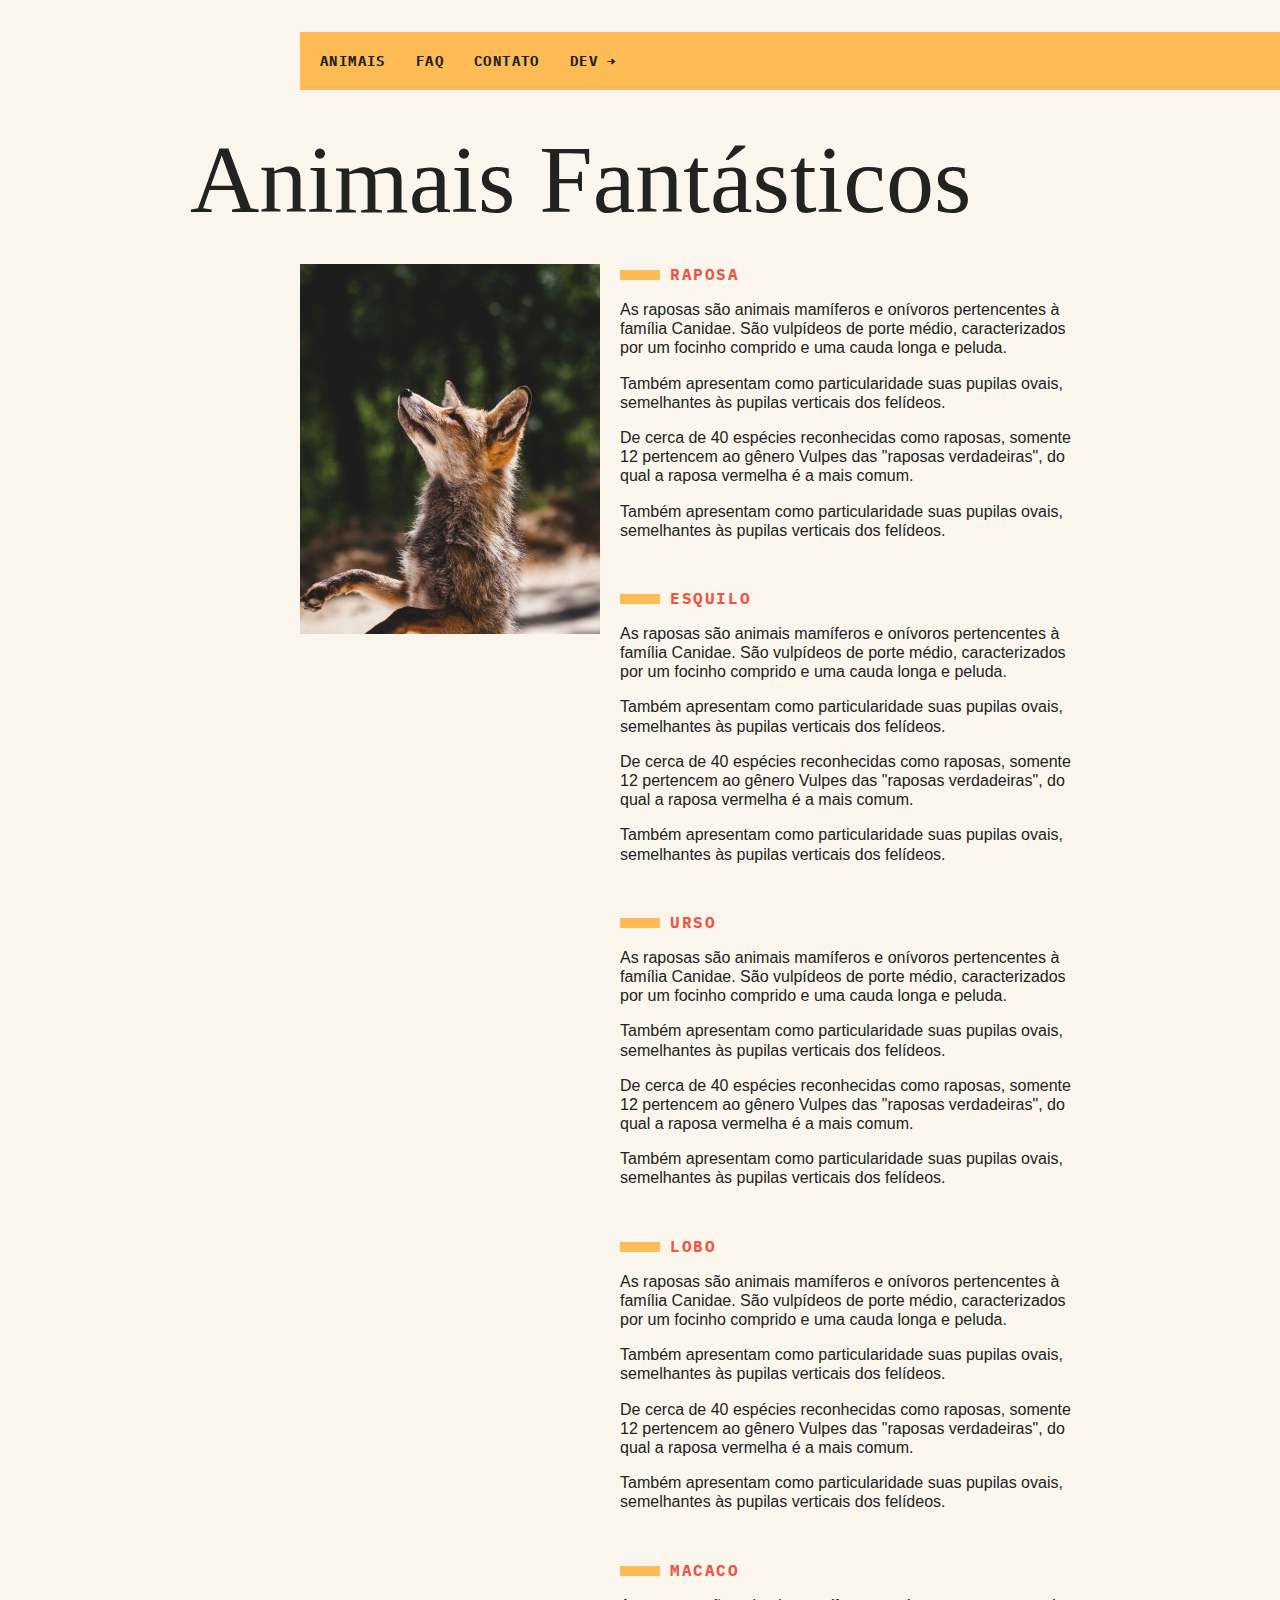
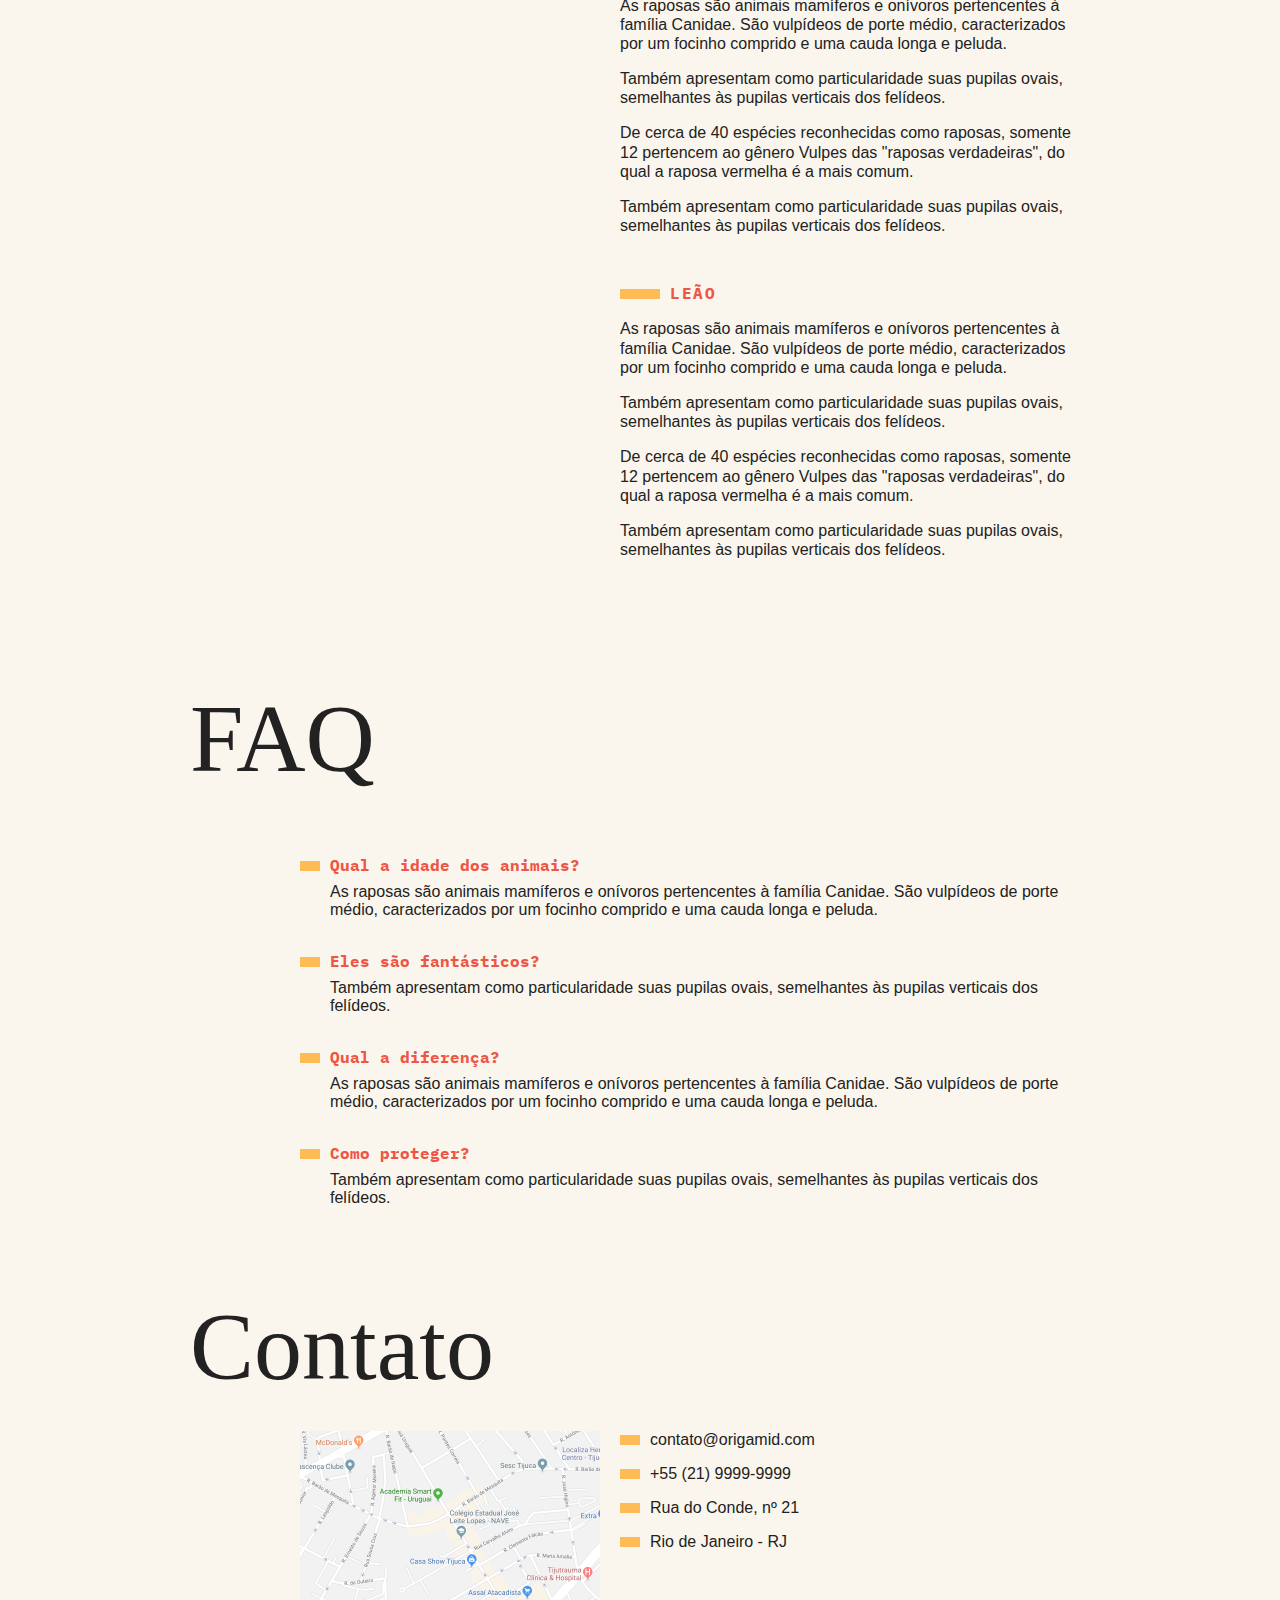
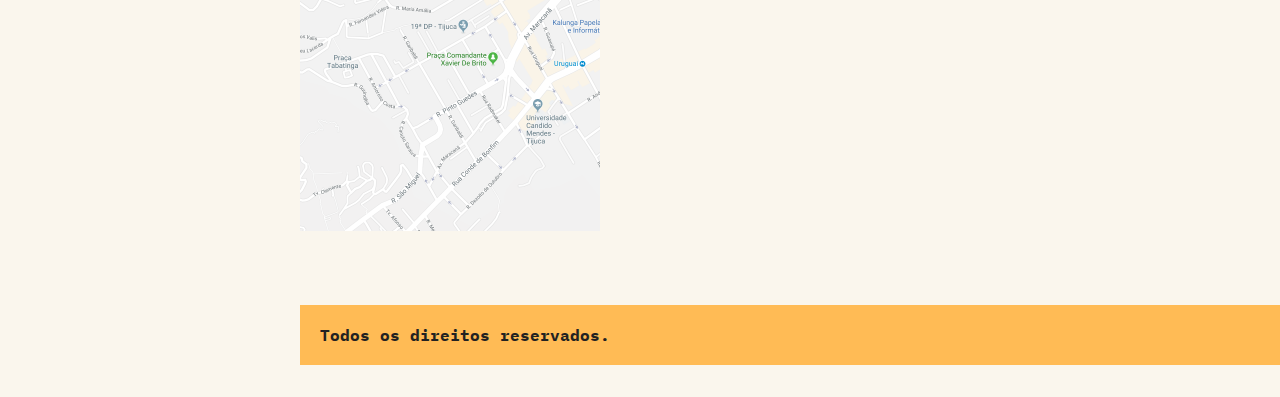
<file: exercises/303-selecao-de-elementos/index.html>
<!DOCTYPE html>
<html>
  <head>
    <meta charset="utf-8" />
    <meta http-equiv="X-UA-Compatible" content="IE=edge" />
    <title>Animais Fantásticos</title>
    <meta name="viewport" content="width=device-width, initial-scale=1" />
    <link rel="preconnect" href="https://fonts.googleapis.com" />
    <link rel="preconnect" href="https://fonts.gstatic.com" crossorigin />
    <link
      href="https://fonts.googleapis.com/css2?family=IBM+Plex+Mono:wght@400;700&family=Playfair+Display&display=swap"
      rel="stylesheet"
    />
    <link rel="stylesheet" type="text/css" href="./style.css" />
  </head>
  <body>
    <nav class="menu">
      <ul>
        <li><a href="#animais">Animais</a></li>
        <li><a href="#faq">Faq</a></li>
        <li><a href="#contato">Contato</a></li>
        <li><a href="https://www.origamid.com/">Dev →</a></li>
      </ul>
    </nav>
    <section class="grid-section animais" id="animais">
      <h1 class="titulo">Animais Fantásticos</h1>
      <ul class="animais-lista">
        <li>
          <img src="./assets/imagem1.jpg" />
        </li>
        <li>
          <img src="./assets/imagem2.jpg" />
        </li>
        <li>
          <img src="./assets/imagem3.jpg" />
        </li>
        <li>
          <img src="./assets/imagem4.jpg" />
        </li>
        <li>
          <img src="./assets/imagem5.jpg" />
        </li>
        <li>
          <img src="./assets/imagem6.jpg" />
        </li>
      </ul>
      <div class="animais-descricao">
        <section>
          <h2>Raposa</h2>
          <p>
            As raposas são animais mamíferos e onívoros pertencentes à família
            Canidae. São vulpídeos de porte médio, caracterizados por um focinho
            comprido e uma cauda longa e peluda.
          </p>
          <p>
            Também apresentam como particularidade suas pupilas ovais,
            semelhantes às pupilas verticais dos felídeos.
          </p>
          <p>
            De cerca de 40 espécies reconhecidas como raposas, somente 12
            pertencem ao gênero Vulpes das "raposas verdadeiras", do qual a
            raposa vermelha é a mais comum.
          </p>
          <p>
            Também apresentam como particularidade suas pupilas ovais,
            semelhantes às pupilas verticais dos felídeos.
          </p>
        </section>

        <section>
          <h2>Esquilo</h2>
          <p>
            As raposas são animais mamíferos e onívoros pertencentes à família
            Canidae. São vulpídeos de porte médio, caracterizados por um focinho
            comprido e uma cauda longa e peluda.
          </p>
          <p>
            Também apresentam como particularidade suas pupilas ovais,
            semelhantes às pupilas verticais dos felídeos.
          </p>
          <p>
            De cerca de 40 espécies reconhecidas como raposas, somente 12
            pertencem ao gênero Vulpes das "raposas verdadeiras", do qual a
            raposa vermelha é a mais comum.
          </p>
          <p>
            Também apresentam como particularidade suas pupilas ovais,
            semelhantes às pupilas verticais dos felídeos.
          </p>
        </section>
        <section>
          <h2>Urso</h2>
          <p>
            As raposas são animais mamíferos e onívoros pertencentes à família
            Canidae. São vulpídeos de porte médio, caracterizados por um focinho
            comprido e uma cauda longa e peluda.
          </p>
          <p>
            Também apresentam como particularidade suas pupilas ovais,
            semelhantes às pupilas verticais dos felídeos.
          </p>
          <p>
            De cerca de 40 espécies reconhecidas como raposas, somente 12
            pertencem ao gênero Vulpes das "raposas verdadeiras", do qual a
            raposa vermelha é a mais comum.
          </p>
          <p>
            Também apresentam como particularidade suas pupilas ovais,
            semelhantes às pupilas verticais dos felídeos.
          </p>
        </section>
        <section>
          <h2>Lobo</h2>
          <p>
            As raposas são animais mamíferos e onívoros pertencentes à família
            Canidae. São vulpídeos de porte médio, caracterizados por um focinho
            comprido e uma cauda longa e peluda.
          </p>
          <p>
            Também apresentam como particularidade suas pupilas ovais,
            semelhantes às pupilas verticais dos felídeos.
          </p>
          <p>
            De cerca de 40 espécies reconhecidas como raposas, somente 12
            pertencem ao gênero Vulpes das "raposas verdadeiras", do qual a
            raposa vermelha é a mais comum.
          </p>
          <p>
            Também apresentam como particularidade suas pupilas ovais,
            semelhantes às pupilas verticais dos felídeos.
          </p>
        </section>
        <section>
          <h2>Macaco</h2>
          <p>
            As raposas são animais mamíferos e onívoros pertencentes à família
            Canidae. São vulpídeos de porte médio, caracterizados por um focinho
            comprido e uma cauda longa e peluda.
          </p>
          <p>
            Também apresentam como particularidade suas pupilas ovais,
            semelhantes às pupilas verticais dos felídeos.
          </p>
          <p>
            De cerca de 40 espécies reconhecidas como raposas, somente 12
            pertencem ao gênero Vulpes das "raposas verdadeiras", do qual a
            raposa vermelha é a mais comum.
          </p>
          <p>
            Também apresentam como particularidade suas pupilas ovais,
            semelhantes às pupilas verticais dos felídeos.
          </p>
        </section>
        <section>
          <h2>Leão</h2>
          <p>
            As raposas são animais mamíferos e onívoros pertencentes à família
            Canidae. São vulpídeos de porte médio, caracterizados por um focinho
            comprido e uma cauda longa e peluda.
          </p>
          <p>
            Também apresentam como particularidade suas pupilas ovais,
            semelhantes às pupilas verticais dos felídeos.
          </p>
          <p>
            De cerca de 40 espécies reconhecidas como raposas, somente 12
            pertencem ao gênero Vulpes das "raposas verdadeiras", do qual a
            raposa vermelha é a mais comum.
          </p>
          <p>
            Também apresentam como particularidade suas pupilas ovais,
            semelhantes às pupilas verticais dos felídeos.
          </p>
        </section>
      </div>
    </section>

    <section class="grid-section faq" id="faq">
      <h1 class="titulo">FAQ</h1>
      <dl class="faq-lista">
        <dt>Qual a idade dos animais?</dt>
        <dd>
          As raposas são animais mamíferos e onívoros pertencentes à família
          Canidae. São vulpídeos de porte médio, caracterizados por um focinho
          comprido e uma cauda longa e peluda.
        </dd>
        <dt>Eles são fantásticos?</dt>
        <dd>
          Também apresentam como particularidade suas pupilas ovais, semelhantes
          às pupilas verticais dos felídeos.
        </dd>
        <dt>Qual a diferença?</dt>
        <dd>
          As raposas são animais mamíferos e onívoros pertencentes à família
          Canidae. São vulpídeos de porte médio, caracterizados por um focinho
          comprido e uma cauda longa e peluda.
        </dd>
        <dt>Como proteger?</dt>
        <dd>
          Também apresentam como particularidade suas pupilas ovais, semelhantes
          às pupilas verticais dos felídeos.
        </dd>
      </dl>
    </section>

    <section class="grid-section contato" id="contato">
      <h1 class="titulo">Contato</h1>
      <div class="mapa">
        <img src="./assets/mapa.png" />
      </div>
      <ul class="dados">
        <li>contato@origamid.com</li>
        <li>+55 (21) 9999-9999</li>
        <li>Rua do Conde, nº 21</li>
        <li>Rio de Janeiro - RJ</li>
      </ul>
    </section>

    <footer class="copy">
      <p>Todos os direitos reservados.</p>
    </footer>

    <script src="./script.js"></script>
  </body>
</html>
</file>
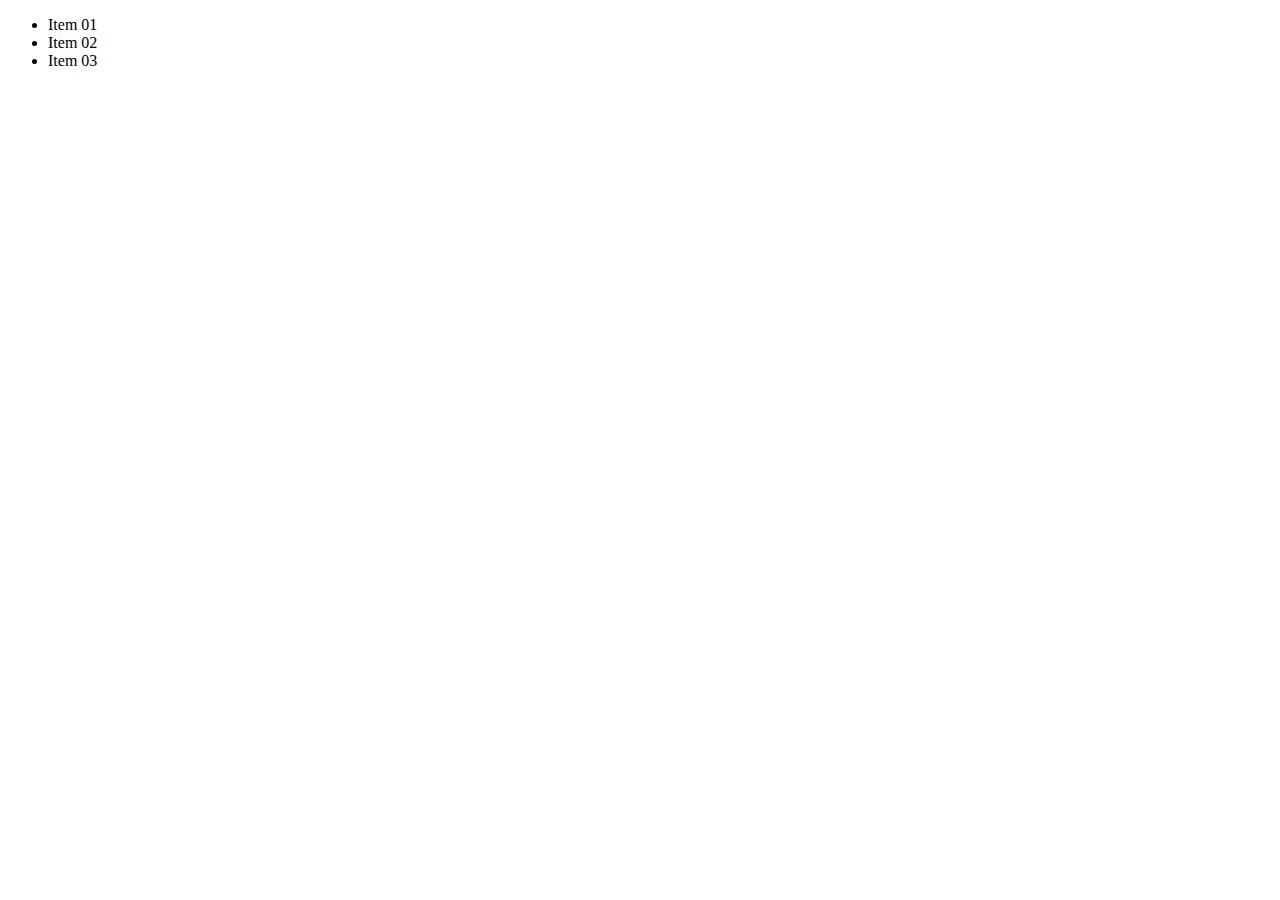
<file: exercises/401-constructor-function/index.html>
<!DOCTYPE html>
<html lang="en">
  <head>
    <meta charset="UTF-8" />
    <meta http-equiv="X-UA-Compatible" content="IE=edge" />
    <meta name="viewport" content="width=device-width, initial-scale=1.0" />
    <title>Constructor Function</title>
  </head>
  <body>
    <ul>
      <li>Item 01</li>
      <li>Item 02</li>
      <li>Item 03</li>
    </ul>
    <script src="./script.js"></script>
  </body>
</html>
</file>
<file: exercises/303-selecao-de-elementos/style.css>
/* Resetando alguns estilos do HTML. */

body,
h1,
h2,
ul,
li,
p,
dd,
dt,
dl {
  margin: 0px;
  padding: 0px;
}

img {
  /* Com o "max-width: 100%", as imagens nunca vão ultrapassar o tamanho do container, ficando responsivas e não estourando mais. */
  display: block;
  max-width: 100%;
}

ul {
  list-style: none;
}

/* Código CSS */

body {
  background: #faf6ed;
  color: #222;

  /* Essa configuração é para o Chrome. Por padrão, ele fornece uma fonte mais "smoothing". Ao utilizarmos essa propriedade, a fonte vai ficar mais limpa. */
  -webkit-font-smoothing: antialiased;
  display: grid;
  grid-template-columns: 1fr 120px minmax(300px, 800px) 1fr;
}

.menu {
  /* Queremos que o menu fique do início da linha "3" do Grid até a linha "5", que é a última linha do Grid. */
  grid-column: 3 / 5;
  margin-top: 2rem;
  margin-bottom: 2rem;
  background: #fb5;
}

.menu ul {
  display: flex;
  flex-wrap: wrap;
  padding: 10px;
}

.menu li a {
  display: block;
  padding: 10px;
  margin-right: 10px;
  color: #222;
  text-decoration: none;
  font-family: "IBM Plex Mono", monospace;
  font-weight: bold;
  text-transform: uppercase;
  font-size: 0.875rem;
  letter-spacing: 0.1em;
}

.grid-section {
  /* Essa parte do Grid começará na linha "2" e terminará na linha "4". */

  grid-column: 2 / 4;
  width: 100%;
  box-sizing: border-box;
  padding: 10px;
  display: grid;
  grid-template-columns: 90px 300px 1fr;
  grid-gap: 20px;
  margin-bottom: 4rem;
}

.titulo {
  font-family: "Playfair Display SC", georgia;
  font-size: 6rem;
  line-height: 1;
  font-weight: 400;
  margin-bottom: 1rem;
  /* O título será inserido, de ponta a ponta, em todas as linhas do grid ".grid-section". */
  grid-column: 1 / 4;
}

.animais h2 {
  font-family: "IBM Plex Mono", monospace;
  font-size: 1rem;
  text-transform: uppercase;
  letter-spacing: 0.1em;
  margin-bottom: 1rem;
  color: #e54;
}

.animais h2::before {
  content: "";
  display: inline-block;
  width: 40px;
  height: 10px;
  margin-right: 10px;
  background: #fb5;
}

.animais p {
  font-family: Helvetica, Arial;
  line-height: 1.2;
  margin-bottom: 1rem;
}

.animais-lista {
  height: 370px;
  /* O que estourar o container no eixo "y" será inserido no scroll. */

  overflow-y: scroll;
  grid-column: 2;
}

.animais-lista::-webkit-scrollbar {
  /* Estamos estilizando a barra de scroll. Isso não funcionará em todos os browsers. No Chrome, por exemplo, isso funciona. */
  width: 18px;
}

.animais-lista::-webkit-scrollbar-thumb {
  /* Isso seria a "barrinha" cinza que fica dentro do scroll. */

  background: #fb5;
  border-left: 4px solid #faf6ed;
  border-right: 4px solid #faf6ed;
}

.animais-lista::-webkit-scrollbar-track {
  /* Isso é a parte de "trás" da barrinha. */

  background: #faf6ed;
}

.animais-descricao {
  grid-column: 3;
}

.animais-descricao section {
  margin-bottom: 3rem;
}

.faq-lista {
  grid-column: 2 / 4;
}

.faq-lista dt {
  font-family: "IBM Plex Mono", monospace;
  font-weight: bold;
  margin-top: 2rem;
  margin-bottom: 0.5rem;
  color: #e54;
}

.faq-lista dt::before {
  content: "";
  display: inline-block;
  width: 20px;
  height: 10px;
  margin-right: 10px;
  background: #fb5;
}

.faq-lista dd {
  font-family: Helvetica, Arial;
  margin-bottom: 0.5rem;
  margin-left: 30px;
}

.mapa {
  grid-column: 2;
}

.dados {
  grid-column: 3;
}

.dados li {
  margin-bottom: 1rem;
  font-family: Helvetica, Arial;
}

.dados li::before {
  content: "";
  display: inline-block;
  width: 20px;
  height: 10px;
  margin-right: 10px;
  background: #fb5;
}

.copy {
  grid-column: 3/5;
  margin-bottom: 2rem;
  background: #fb5;
}

.copy p {
  padding: 20px;
  font-family: "IBM Plex Mono", monospace;
  font-weight: bold;
}

/* CSS Responsivo */

@media (max-width: 700px) {
  body {
    grid-template-columns: 1fr;
  }
  .menu,
  .grid-section,
  .copy {
    grid-column: 1;
  }
  .grid-section {
    grid-template-columns: 100px 1fr;
    grid-gap: 10px;
  }
  .animais-lista {
    grid-column: 1;
  }
  .faq-lista,
  .dados,
  .mapa {
    grid-column: 1 / 3;
  }
  .grid-section h1 {
    font-size: 3rem;
  }
  .menu {
    margin-top: 0px;
  }
  .copy {
    margin-bottom: 0px;
  }
}
</file>
